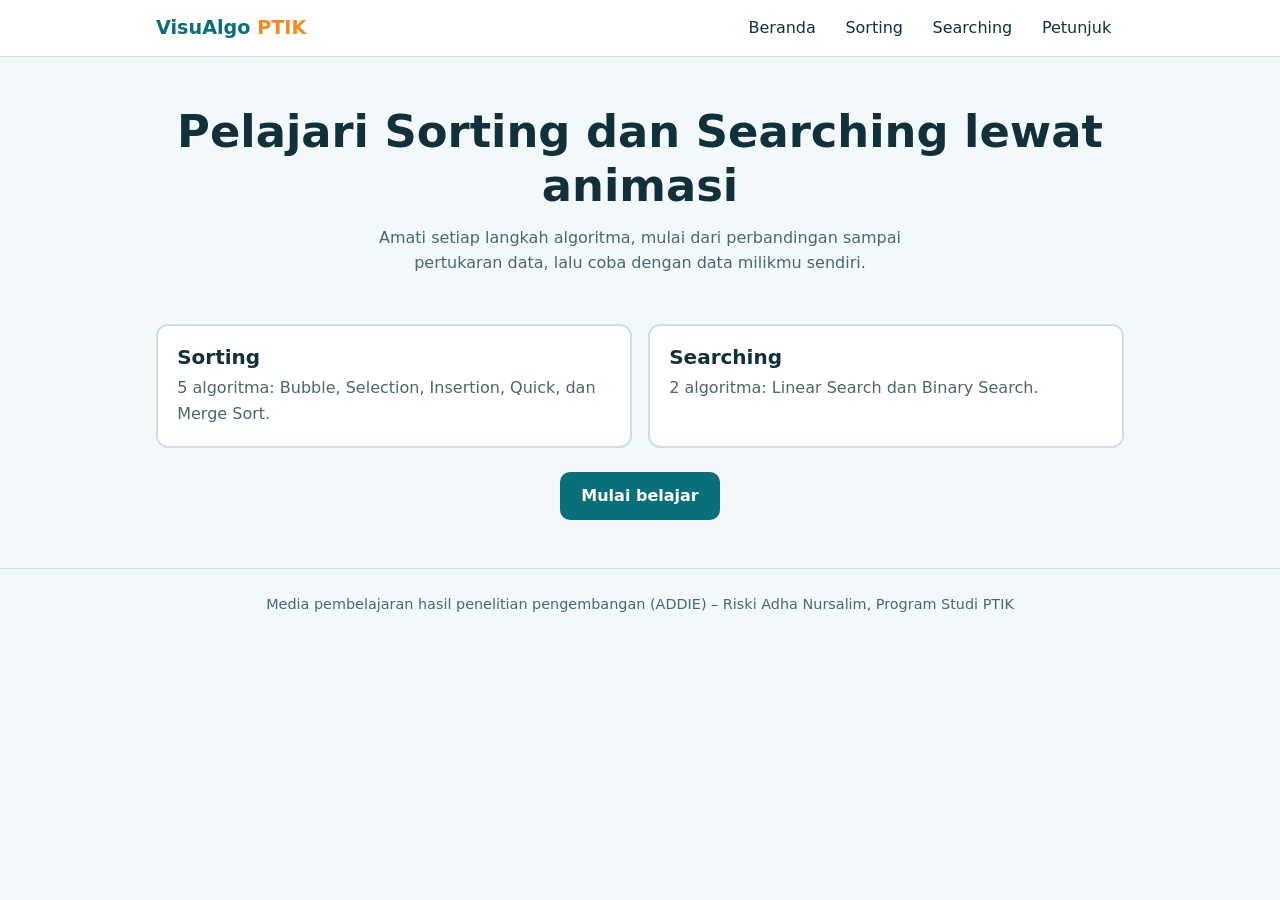
<file: index.html>
<!DOCTYPE html>
<html lang="id">
<head>
<meta charset="UTF-8">
<meta name="viewport" content="width=device-width, initial-scale=1">
<title>Beranda | VisuAlgo PTIK</title>
<meta name="description" content="Media pembelajaran interaktif visualisasi algoritma Sorting dan Searching untuk mahasiswa PTIK.">
<link rel="stylesheet" href="css/style.css">
</head>
<body>
<header class="navbar"><div class="container nav-inner">
  <a class="brand" href="index.html">VisuAlgo <span>PTIK</span></a>
  <nav id="menu" aria-label="Navigasi utama">
    <a href="index.html">Beranda</a><a href="sorting.html">Sorting</a><a href="searching.html">Searching</a><a href="petunjuk.html">Petunjuk</a>
  </nav>
</div></header>
<main class="container">
<section class="hero">
  <h1>Pelajari Sorting dan Searching lewat animasi</h1>
  <p>Amati setiap langkah algoritma, mulai dari perbandingan sampai pertukaran data, lalu coba dengan data milikmu sendiri.</p>
</section>
<div class="grid">
  <a class="card" href="sorting.html"><h2>Sorting</h2><p>5 algoritma: Bubble, Selection, Insertion, Quick, dan Merge Sort.</p></a>
  <a class="card" href="searching.html"><h2>Searching</h2><p>2 algoritma: Linear Search dan Binary Search.</p></a>
</div>
<p class="center"><a class="btn" href="sorting.html">Mulai belajar</a></p>
</main>
<footer><div class="container">Media pembelajaran hasil penelitian pengembangan (ADDIE) &ndash; Riski Adha Nursalim, Program Studi PTIK</div></footer>
<script src="js/main.js"></script>
</body></html>
</file>
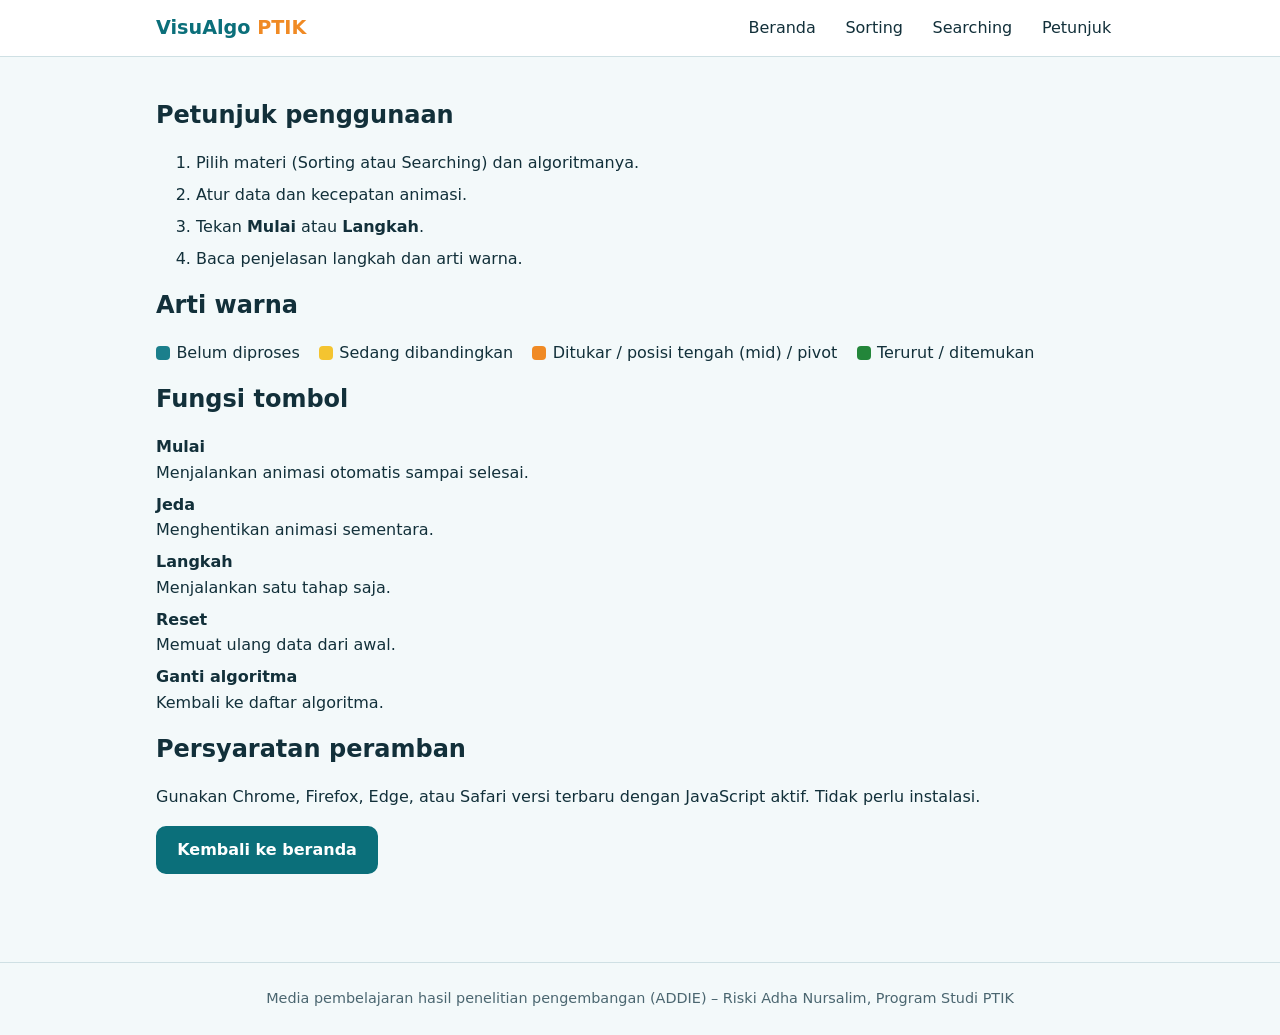
<file: petunjuk.html>
<!DOCTYPE html>
<html lang="id">
<head>
<meta charset="UTF-8">
<meta name="viewport" content="width=device-width, initial-scale=1">
<title>Petunjuk | VisuAlgo PTIK</title>
<meta name="description" content="Media pembelajaran interaktif visualisasi algoritma Sorting dan Searching untuk mahasiswa PTIK.">
<link rel="stylesheet" href="css/style.css">
</head>
<body>
<header class="navbar"><div class="container nav-inner">
  <a class="brand" href="index.html">VisuAlgo <span>PTIK</span></a>
  <nav id="menu" aria-label="Navigasi utama">
    <a href="index.html">Beranda</a><a href="sorting.html">Sorting</a><a href="searching.html">Searching</a><a href="petunjuk.html">Petunjuk</a>
  </nav>
</div></header>
<main class="container">
<section class="section">
  <h1>Petunjuk penggunaan</h1>
  <ol class="steps">
    <li>Pilih materi (Sorting atau Searching) dan algoritmanya.</li>
    <li>Atur data dan kecepatan animasi.</li>
    <li>Tekan <strong>Mulai</strong> atau <strong>Langkah</strong>.</li>
    <li>Baca penjelasan langkah dan arti warna.</li>
  </ol>
  <h2>Arti warna</h2>
  <ul class="legend">
    <li><span class="dot idle"></span>Belum diproses</li>
    <li><span class="dot compare"></span>Sedang dibandingkan</li>
    <li><span class="dot swap"></span>Ditukar / posisi tengah (mid) / pivot</li>
    <li><span class="dot done"></span>Terurut / ditemukan</li>
  </ul>
  <h2>Fungsi tombol</h2>
  <dl>
    <dt>Mulai</dt><dd>Menjalankan animasi otomatis sampai selesai.</dd>
    <dt>Jeda</dt><dd>Menghentikan animasi sementara.</dd>
    <dt>Langkah</dt><dd>Menjalankan satu tahap saja.</dd>
    <dt>Reset</dt><dd>Memuat ulang data dari awal.</dd>
    <dt>Ganti algoritma</dt><dd>Kembali ke daftar algoritma.</dd>
  </dl>
  <h2>Persyaratan peramban</h2>
  <p>Gunakan Chrome, Firefox, Edge, atau Safari versi terbaru dengan JavaScript aktif. Tidak perlu instalasi.</p>
  <p><a class="btn" href="index.html">Kembali ke beranda</a></p>
</section>
</main>
<footer><div class="container">Media pembelajaran hasil penelitian pengembangan (ADDIE) &ndash; Riski Adha Nursalim, Program Studi PTIK</div></footer>
<script src="js/main.js"></script>
</body></html>
</file>
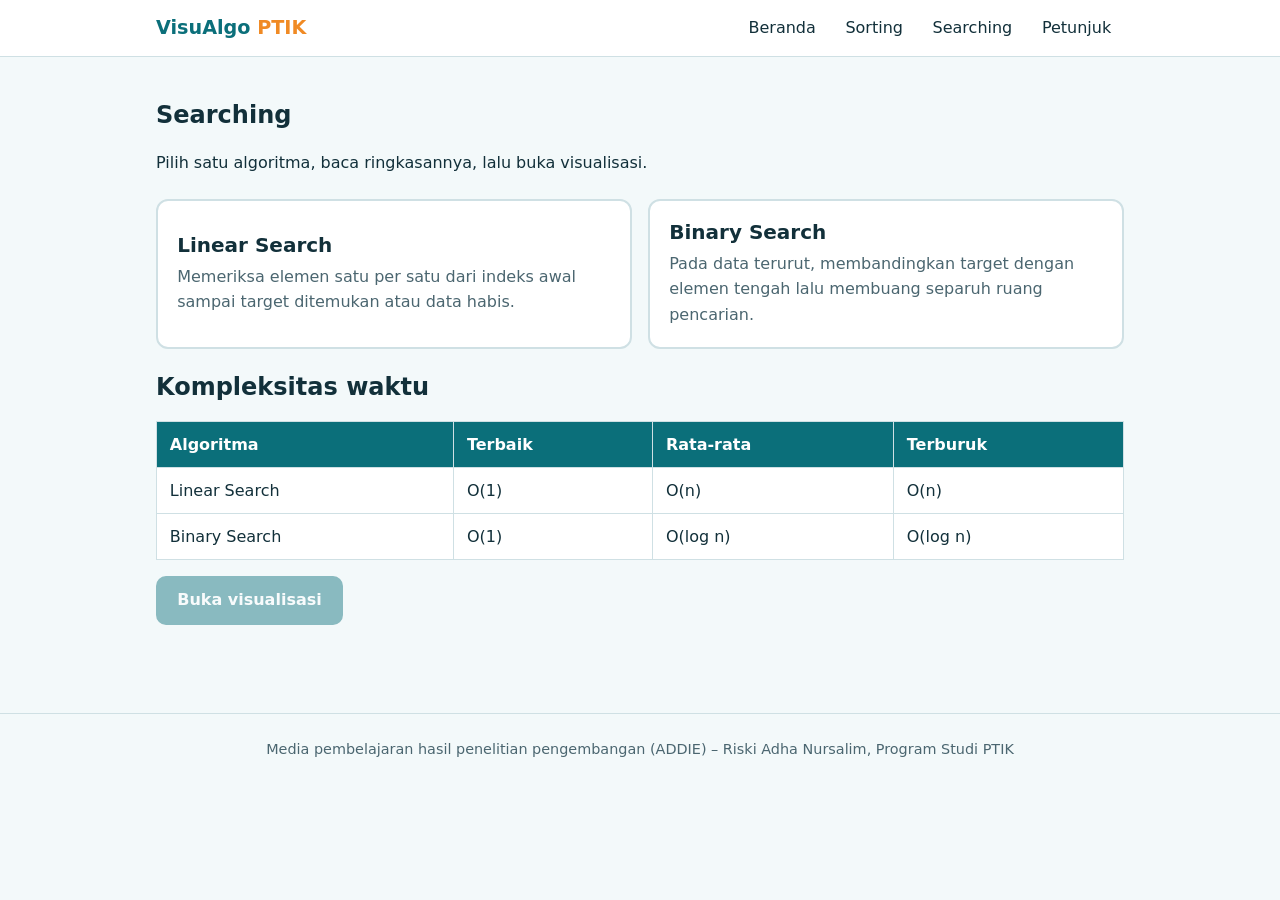
<file: searching.html>
<!DOCTYPE html>
<html lang="id">
<head>
<meta charset="UTF-8">
<meta name="viewport" content="width=device-width, initial-scale=1">
<title>Searching | VisuAlgo PTIK</title>
<meta name="description" content="Media pembelajaran interaktif visualisasi algoritma Sorting dan Searching untuk mahasiswa PTIK.">
<link rel="stylesheet" href="css/style.css">
</head>
<body>
<header class="navbar"><div class="container nav-inner">
  <a class="brand" href="index.html">VisuAlgo <span>PTIK</span></a>
  <nav id="menu" aria-label="Navigasi utama">
    <a href="index.html">Beranda</a><a href="sorting.html">Sorting</a><a href="searching.html">Searching</a><a href="petunjuk.html">Petunjuk</a>
  </nav>
</div></header>
<main class="container">
<section id="pilih" class="section">
  <h1>Searching</h1>
  <p>Pilih satu algoritma, baca ringkasannya, lalu buka visualisasi.</p>
  <div id="algo-list" class="grid">
    <button class="card algo-card" data-algo="linear" aria-pressed="false"><h2>Linear Search</h2><p>Memeriksa elemen satu per satu dari indeks awal sampai target ditemukan atau data habis.</p></button>
    <button class="card algo-card" data-algo="binary" aria-pressed="false"><h2>Binary Search</h2><p>Pada data terurut, membandingkan target dengan elemen tengah lalu membuang separuh ruang pencarian.</p></button>
  </div>
  <h2>Kompleksitas waktu</h2>
  <div class="table-wrap"><table>
    <tr><th>Algoritma</th><th>Terbaik</th><th>Rata-rata</th><th>Terburuk</th></tr>
    <tr><td>Linear Search</td><td>O(1)</td><td>O(n)</td><td>O(n)</td></tr>
    <tr><td>Binary Search</td><td>O(1)</td><td>O(log n)</td><td>O(log n)</td></tr>
  </table></div>
  <p><button id="btn-buka" class="btn" disabled>Buka visualisasi</button></p>
</section>

<section id="viz" class="section" hidden>
  <div class="viz-head"><h1 id="algo-title">Searching</h1><button id="btn-ganti" class="btn ghost">Ganti algoritma</button></div>
  <ul class="legend">
    <li><span class="dot idle"></span>Belum diperiksa</li>
    <li><span class="dot compare"></span>Diperiksa</li>
    <li><span class="dot swap"></span>Tengah (mid)</li>
    <li><span class="dot done"></span>Ditemukan</li>
    <li><span class="dot dim"></span>Sudah dilewati / di luar rentang</li>
  </ul>
  <div class="controls">
    <button id="btn-acak" class="btn ghost">Data acak</button>
    <label>Manual <input id="input-manual" type="text" placeholder="mis. 3, 8, 12, 19"></label>
    <button id="btn-terapkan" class="btn ghost">Terapkan</button>
    <button id="btn-terapkan" class="btn ghost">Terapkan</button>
    <label>Target <input id="input-target" type="number" value="25"></label>
    <label>Kecepatan <input id="input-kecepatan" type="range" min="1" max="5" value="3"></label>
  </div>
  <p id="pesan-galat" class="galat" role="alert" hidden></p>
  <p id="peringatan" class="info" role="status" hidden>Binary Search butuh data terurut. Data diurutkan otomatis.</p>
  <div id="stage" class="stage cells" aria-label="Deretan data"></div>
  <div class="controls">
    <button id="btn-mulai" class="btn">Mulai</button>
    <button id="btn-jeda" class="btn ghost">Jeda</button>
    <button id="btn-langkah" class="btn ghost">Langkah</button>
    <button id="btn-reset" class="btn ghost">Reset</button>
  </div>
  <div id="penjelasan" class="info" aria-live="polite">Penjelasan langkah akan tampil di sini.</div>
  <p class="counter">Langkah: <span id="n-langkah">0</span> | Hasil: <span id="hasil">belum dimulai</span></p>
</section>
</main>
<footer><div class="container">Media pembelajaran hasil penelitian pengembangan (ADDIE) &ndash; Riski Adha Nursalim, Program Studi PTIK</div></footer>
<script src="js/main.js"></script>
<script src="js/searching.js"></script>
</body></html>
</file>
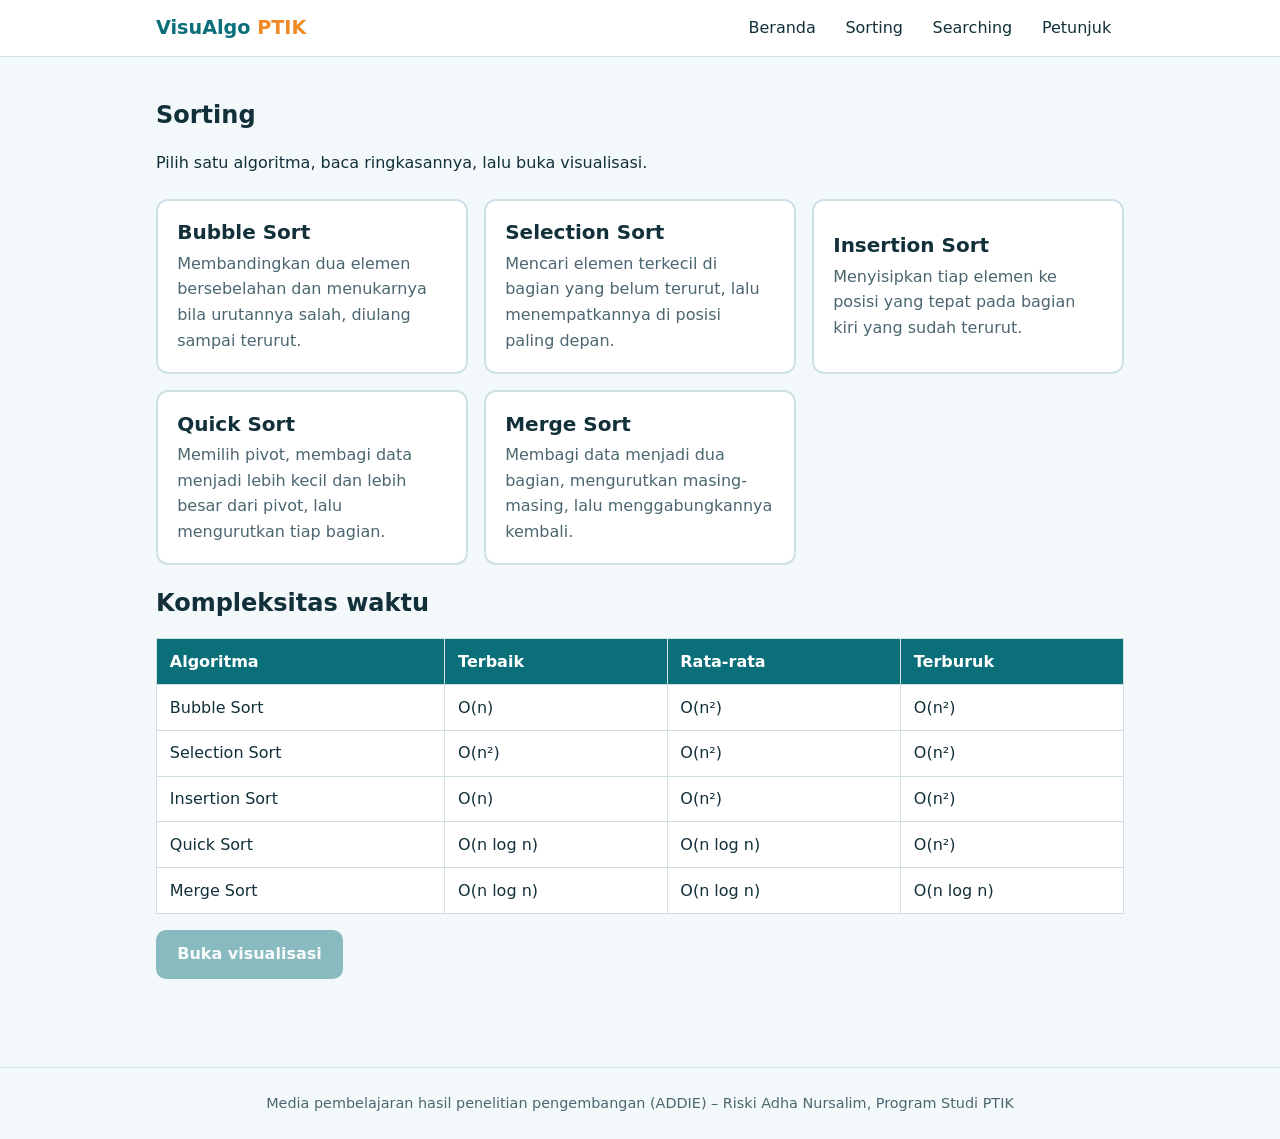
<file: sorting.html>
<!DOCTYPE html>
<html lang="id">
<head>
<meta charset="UTF-8">
<meta name="viewport" content="width=device-width, initial-scale=1">
<title>Sorting | VisuAlgo PTIK</title>
<meta name="description" content="Media pembelajaran interaktif visualisasi algoritma Sorting dan Searching untuk mahasiswa PTIK.">
<link rel="stylesheet" href="css/style.css">
</head>
<body>
<header class="navbar"><div class="container nav-inner">
  <a class="brand" href="index.html">VisuAlgo <span>PTIK</span></a>
  <nav id="menu" aria-label="Navigasi utama">
    <a href="index.html">Beranda</a><a href="sorting.html">Sorting</a><a href="searching.html">Searching</a><a href="petunjuk.html">Petunjuk</a>
  </nav>
</div></header>
<main class="container">
<section id="pilih" class="section">
  <h1>Sorting</h1>
  <p>Pilih satu algoritma, baca ringkasannya, lalu buka visualisasi.</p>
  <div id="algo-list" class="grid">
    <button class="card algo-card" data-algo="bubble" aria-pressed="false"><h2>Bubble Sort</h2><p>Membandingkan dua elemen bersebelahan dan menukarnya bila urutannya salah, diulang sampai terurut.</p></button>
    <button class="card algo-card" data-algo="selection" aria-pressed="false"><h2>Selection Sort</h2><p>Mencari elemen terkecil di bagian yang belum terurut, lalu menempatkannya di posisi paling depan.</p></button>
    <button class="card algo-card" data-algo="insertion" aria-pressed="false"><h2>Insertion Sort</h2><p>Menyisipkan tiap elemen ke posisi yang tepat pada bagian kiri yang sudah terurut.</p></button>
    <button class="card algo-card" data-algo="quick" aria-pressed="false"><h2>Quick Sort</h2><p>Memilih pivot, membagi data menjadi lebih kecil dan lebih besar dari pivot, lalu mengurutkan tiap bagian.</p></button>
    <button class="card algo-card" data-algo="merge" aria-pressed="false"><h2>Merge Sort</h2><p>Membagi data menjadi dua bagian, mengurutkan masing-masing, lalu menggabungkannya kembali.</p></button>
  </div>
  <h2>Kompleksitas waktu</h2>
  <div class="table-wrap"><table>
    <tr><th>Algoritma</th><th>Terbaik</th><th>Rata-rata</th><th>Terburuk</th></tr>
    <tr><td>Bubble Sort</td><td>O(n)</td><td>O(n&sup2;)</td><td>O(n&sup2;)</td></tr>
    <tr><td>Selection Sort</td><td>O(n&sup2;)</td><td>O(n&sup2;)</td><td>O(n&sup2;)</td></tr>
    <tr><td>Insertion Sort</td><td>O(n)</td><td>O(n&sup2;)</td><td>O(n&sup2;)</td></tr>
    <tr><td>Quick Sort</td><td>O(n log n)</td><td>O(n log n)</td><td>O(n&sup2;)</td></tr>
    <tr><td>Merge Sort</td><td>O(n log n)</td><td>O(n log n)</td><td>O(n log n)</td></tr>
  </table></div>
  <p><button id="btn-buka" class="btn" disabled>Buka visualisasi</button></p>
</section>

<section id="viz" class="section" hidden>
  <div class="viz-head"><h1 id="algo-title">Sorting</h1><button id="btn-ganti" class="btn ghost">Ganti algoritma</button></div>
  <ul class="legend">
    <li><span class="dot idle"></span>Belum diproses</li>
    <li><span class="dot compare"></span>Dibandingkan</li>
    <li><span class="dot swap"></span>Ditukar / pivot</li>
    <li><span class="dot done"></span>Terurut</li>
  </ul>
  <div class="controls">
    <button id="btn-acak" class="btn ghost">Acak</button>
    <label>Manual <input id="input-manual" type="text" placeholder="mis. 80, 30, 55"></label>
    <button id="btn-terapkan" class="btn ghost">Terapkan</button>
    <label>Jumlah <input id="input-jumlah" type="number" min="5" max="30" value="8"></label>
    <label>Kecepatan <input id="input-kecepatan" type="range" min="1" max="5" value="3"></label>
  </div>
  <p id="pesan-galat" class="galat" role="alert" hidden></p>
  <div id="stage" class="stage" aria-label="Area batang data"></div>
  <div class="controls">
    <button id="btn-mulai" class="btn">Mulai</button>
    <button id="btn-jeda" class="btn ghost">Jeda</button>
    <button id="btn-langkah" class="btn ghost">Langkah</button>
    <button id="btn-reset" class="btn ghost">Reset</button>
  </div>
  <div id="penjelasan" class="info" aria-live="polite">Penjelasan langkah akan tampil di sini.</div>
  <p class="counter">Perbandingan: <span id="n-banding">0</span> | Pertukaran: <span id="n-tukar">0</span></p>
</section>
</main>
<footer><div class="container">Media pembelajaran hasil penelitian pengembangan (ADDIE) &ndash; Riski Adha Nursalim, Program Studi PTIK</div></footer>
<script src="js/main.js"></script>
<script src="js/sorting.js"></script>
</body></html>
</file>
<file: css/style.css>
:root{--bg:#f3f9fa;--surface:#fff;--ink:#12303a;--muted:#4b6670;--line:#cfe0e4;--brand:#0b6f7a;--on-brand:#fff;
--c-idle:#1b7f8c;--c-compare:#f4c430;--c-swap:#f08a24;--c-done:#23863a;--r:12px}
@media (prefers-color-scheme:dark){:root{--bg:#0f1c20;--surface:#172a30;--ink:#e6f2f4;--muted:#9bb5bc;--line:#2a444c;--brand:#4fc3cf;--on-brand:#08242a}}
*{box-sizing:border-box}
body{margin:0;font:16px/1.6 system-ui,-apple-system,"Segoe UI",Roboto,sans-serif;background:var(--bg);color:var(--ink)}
[hidden]{display:none!important}
h1,h2{line-height:1.2}
.container{max-width:1000px;margin:0 auto;padding:0 1rem}
.center{text-align:center}
.section{padding:1.5rem 0}
/* navbar */
.navbar{background:var(--surface);border-bottom:1px solid var(--line);position:sticky;top:0;z-index:10}
.nav-inner{display:flex;align-items:center;justify-content:space-between;flex-wrap:wrap;min-height:56px}
.brand{font-weight:800;font-size:1.2rem;color:var(--brand);text-decoration:none}
.brand span{color:var(--c-swap)}
#menu{display:flex;gap:.25rem}
#menu a{padding:.45rem .8rem;border-radius:8px;color:var(--ink);text-decoration:none}
#menu a:hover,#menu a.active{background:var(--brand);color:var(--on-brand)}
.nav-toggle{display:none}
/* tombol */
.btn,.nav-toggle{padding:.6rem 1.2rem;border:2px solid var(--brand);border-radius:10px;background:var(--brand);color:var(--on-brand);font:inherit;font-weight:600;cursor:pointer;text-decoration:none;display:inline-block}
.btn.ghost,.nav-toggle{background:transparent;color:var(--brand)}
.btn:disabled{opacity:.45;cursor:not-allowed}
:focus-visible{outline:3px solid var(--c-swap);outline-offset:2px}
/* beranda & kartu */
.hero{padding:3rem 0 1.5rem;text-align:center}
.hero h1{font-size:clamp(1.8rem,5vw,2.8rem);margin:0 0 .75rem}
.hero p{max-width:60ch;margin:0 auto;color:var(--muted)}
.grid{display:grid;gap:1rem;grid-template-columns:repeat(auto-fit,minmax(240px,1fr));margin:1.5rem 0}
.card{display:block;text-align:left;background:var(--surface);border:2px solid var(--line);border-radius:var(--r);padding:1.2rem;color:inherit;text-decoration:none;font:inherit;cursor:pointer}
.card h2{margin:0 0 .4rem;font-size:1.25rem}
.card p{margin:0;color:var(--muted)}
.card:hover{border-color:var(--brand)}
.card.active{border-color:var(--brand);box-shadow:0 0 0 3px var(--brand)}
/* petunjuk */
.steps li,dd{margin-bottom:.4rem}
dt{font-weight:700}
dd{margin-left:0}
/* legenda */
.legend{display:flex;flex-wrap:wrap;gap:.4rem 1.2rem;list-style:none;padding:0}
.dot{display:inline-block;width:14px;height:14px;border-radius:4px;margin-right:.4rem;vertical-align:-2px}
.dot.idle{background:var(--c-idle)}.dot.compare{background:var(--c-compare)}.dot.swap{background:var(--c-swap)}.dot.done{background:var(--c-done)}
/* visualisasi */
.viz-head{display:flex;justify-content:space-between;align-items:center;gap:1rem;flex-wrap:wrap}
.controls{display:flex;flex-wrap:wrap;gap:.6rem 1rem;align-items:center;margin:1rem 0}
.controls label{display:flex;align-items:center;gap:.4rem}
input[type=text],input[type=number]{padding:.5rem;border:1px solid var(--line);border-radius:8px;background:var(--surface);color:var(--ink);font:inherit;max-width:11rem}
.stage{display:flex;align-items:flex-end;gap:4px;height:280px;padding:.75rem;background:var(--surface);border:1px solid var(--line);border-radius:var(--r)}
.stage:empty::before{content:"Area visualisasi akan tampil di sini";margin:auto;color:var(--muted)}
.bar{flex:1;min-width:0;background:var(--c-idle);color:#fff;border-radius:4px 4px 0 0;text-align:center;font-size:.75rem;transition:height .2s,background .2s}
.stage.cells{height:auto;min-height:120px;align-items:center;justify-content:center;flex-wrap:wrap;gap:8px}
.cell{min-width:52px;padding:.5rem;text-align:center;font-weight:700;color:#fff;background:var(--c-idle);border-radius:8px}
.cell small{display:block;font-weight:400}
.bar.compare,.cell.compare{background:var(--c-compare);color:#111}
.bar.swap,.cell.swap{background:var(--c-swap);color:#111}
.bar.done,.cell.done{background:var(--c-done);color:#fff}
.info{background:var(--surface);border-left:5px solid var(--brand);border-radius:8px;padding:.8rem 1rem;margin:1rem 0}
.galat{color:#b3261e;font-weight:600}
@media (prefers-color-scheme:dark){.galat{color:#ff8a80}}
.counter{font-weight:600}
/* tabel & footer */
.table-wrap{overflow-x:auto}
table{width:100%;border-collapse:collapse;background:var(--surface)}
th,td{padding:.6rem .8rem;border:1px solid var(--line);text-align:left}
th{background:var(--brand);color:var(--on-brand)}
footer{margin-top:3rem;padding:1.5rem 0;border-top:1px solid var(--line);color:var(--muted);text-align:center;font-size:.9rem}
@media (max-width:640px){
  .nav-toggle{display:block}
  #menu{display:none;width:100%;flex-direction:column;padding-bottom:.5rem}
  #menu.open{display:flex}
  .stage{height:220px}
}
@media (prefers-reduced-motion:reduce){*{transition:none!important}}
.bar.dim{opacity:.35}
.stage.many .bar{font-size:0}
/* sorting: pivot, di luar rentang (Merge Sort), mode padat */
.bar.pivot{background:var(--c-swap);color:#111;outline:3px dashed var(--ink);outline-offset:-3px}
.bar.dim{opacity:.3}
.stage.padat .bar{font-size:0}
/* searching: sel data dengan penanda low/mid/high */
.cell{display:flex;flex-direction:column;align-items:center}
.cell .mark{min-height:1.3em;font-size:.75rem;font-weight:700}
.cell .val{font-size:1.1rem}
.cell.dim{opacity:.4}
.dot.dim{background:var(--c-idle);opacity:.4}
/* searching: sel data berindeks + penanda low/mid/high */
.cell span{font-size:1.15rem}
.cell .penanda{min-height:1.3em;font-size:.7rem;font-weight:700}
.cell.dim{opacity:.35}
</file>
